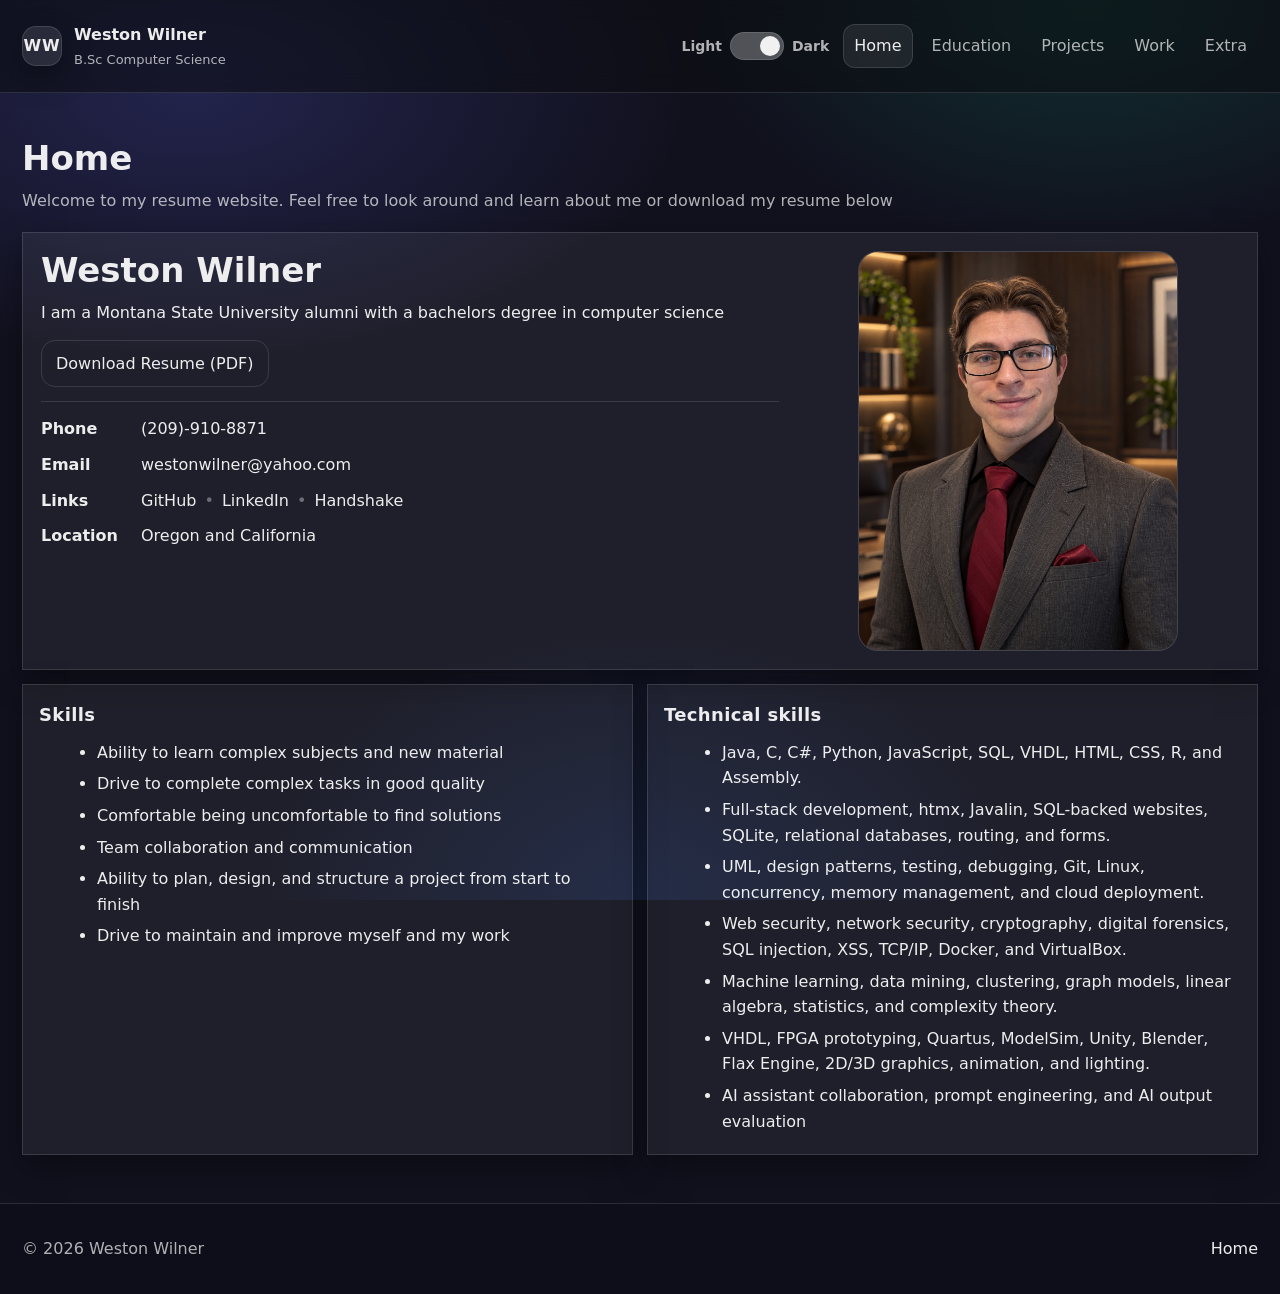
<file: index.html>
<!doctype html>
<html lang="en">
<head>
    <meta charset="utf-8" />
    <meta name="viewport" content="width=device-width,initial-scale=1" />
    <title>Weston Wilner</title>
    <meta name="description" content="About me" />
    <link rel="stylesheet" href="style.css" />
</head>
<body>

<header class="site-header">
    <div class="container header-inner">
        <div class="brand">
            <a class="brand-link" href="index.html" aria-label="Home">
                <span class="brand-mark" aria-hidden="true">WW</span>
                <span class="brand-text">
            <span class="brand-name">Weston Wilner</span>
            <span class="brand-tag">B.Sc Computer Science</span>
          </span>
            </a>
        </div>
        <div class="theme-toggle-wrap">
            <span class="theme-label">Light</span>

            <label class="theme-switch" aria-label="Toggle dark and light theme">
                <input type="checkbox" id="theme-toggle">
                <span class="theme-slider"></span>
            </label>

            <span class="theme-label">Dark</span>
        </div>

        <nav class="nav" aria-label="Primary">
            <a class="nav-link active" href="index.html">Home</a>
            <a class="nav-link" href="education.html">Education</a>
            <a class="nav-link" href="projects.html">Projects</a>
            <a class="nav-link" href="work.html">Work</a>
            <a class="nav-link" href="extra.html">Extra</a>
        </nav>
    </div>
</header>

<main id="main" class="container">
    <section class="page-head">
        <h1>Home</h1>
        <p class="muted">Welcome to my resume website. Feel free to look around and learn about me or download my resume below</p>
    </section>
    <section class="hero card">
        <div class="hero-grid">
            <div class="hero-text">
                <h1> Weston Wilner </h1>
                <p class="lead">

                </p>
                <p class="me">
                    I am a Montana State University alumni with a bachelors degree in computer science
                </p>

                <div class="cta-row">
                    <a class="btn secondary" href="https://github.com/W3ston/W3ston.github.io/blob/main/assets/Weston%20Wilner%20Resume.pdf">Download Resume (PDF)</a>
                </div>

                <dl class="meta">
                    <div>
                        <dt>Phone</dt>
                        <dd>(209)-910-8871</dd>
                    </div>
                    <div>
                        <dt>Email</dt>
                        <dd>westonwilner@yahoo.com</dd>
                    </div>
                    <div>
                        <dt>Links</dt>
                        <dd class="link-row">
                            <a href="https://github.com/W3ston">GitHub</a>
                            <span class="dot" aria-hidden="true">•</span>
                            <a href="https://www.linkedin.com/in/weston-wilner-a550393a6/">LinkedIn</a>
                            <span class="dot" aria-hidden="true">•</span>
                            <a href="https://montana.joinhandshake.com/profiles/bx3xuq">Handshake</a>

                        </dd>
                    </div>
                    <div>
                        <dt>Location</dt>
                        <dd>Oregon and California</dd>
                    </div>
                </dl>
            </div>

            <div class="hero-media">
                <figure class="profile">
                    <img
                            src="assets/profile.jpg"
                            alt="Portrait"
                            class="profile-img"
                            onerror="this.style.display='none'; document.getElementById('imgFallback').style.display='grid';"
                    >
                    <div id="imgFallback" class="profile-fallback" style="display:none" aria-hidden="true">
                        <span>Place image at</span>
                        <code>assets/profile.jpg</code>
                    </div>
                </figure>
            </div>
        </div>
    </section>

    <section class="grid-2">
        <article class="card">
            <h2>Skills</h2>
            <ul class="bullets">
                <li>Ability to learn complex subjects and new material</li>
                <li>Drive to complete complex tasks in good quality</li>
                <li>Comfortable being uncomfortable to find solutions</li>
                <li>Team collaboration and communication</li>
                <li>Ability to plan, design, and structure a project from start to finish</li>
                <li>Drive to maintain and improve myself and my work</li>
            </ul>
        </article>

        <article class="card">
            <h2>Technical skills</h2>
            <ul class="bullets">
                <li>Java, C, C#, Python, JavaScript, SQL, VHDL, HTML, CSS, R, and Assembly.</li>
                <li>Full-stack development, htmx, Javalin, SQL-backed websites, SQLite,
                    relational databases, routing, and forms.</li>
                <li>UML, design patterns, testing, debugging, Git, Linux, concurrency,
                    memory management, and cloud deployment.</li>
                <li>Web security, network security, cryptography, digital forensics,
                    SQL injection, XSS, TCP/IP, Docker, and VirtualBox.</li>
                <li>Machine learning, data mining, clustering,
                    graph models, linear algebra, statistics, and complexity theory.</li>
                <li>VHDL, FPGA prototyping, Quartus, ModelSim, Unity, Blender,
                    Flax Engine, 2D/3D graphics, animation, and lighting.</li>
		<li>AI assistant collaboration, prompt engineering, and AI output evaluation</li>
            </ul>
        </article>
    </section>
</main>

<footer class="site-footer">
    <div class="container footer-inner">
        <p class="muted">© <span id="year"></span> Weston Wilner</p>
        <p class="muted"><a href="index.html">Home</a></p>
    </div>
</footer>

<script>
    const year = document.getElementById("year");
    const themeToggle = document.getElementById("theme-toggle");

    if (year) {
        year.textContent = new Date().getFullYear();
    }

    function applyTheme(theme) {
        if (theme === "light") {
            document.body.classList.add("light-theme");
            themeToggle.checked = false;
        } else {
            document.body.classList.remove("light-theme");
            themeToggle.checked = true;
        }

        localStorage.setItem("theme", theme);
    }

    const savedTheme = localStorage.getItem("theme");

    if (savedTheme) {
        applyTheme(savedTheme);
    } else {
        applyTheme("dark");
    }

    themeToggle.addEventListener("change", function () {
        if (themeToggle.checked) {
            applyTheme("dark");
        } else {
            applyTheme("light");
        }
    });
</script>
</body>
</html>
</file>
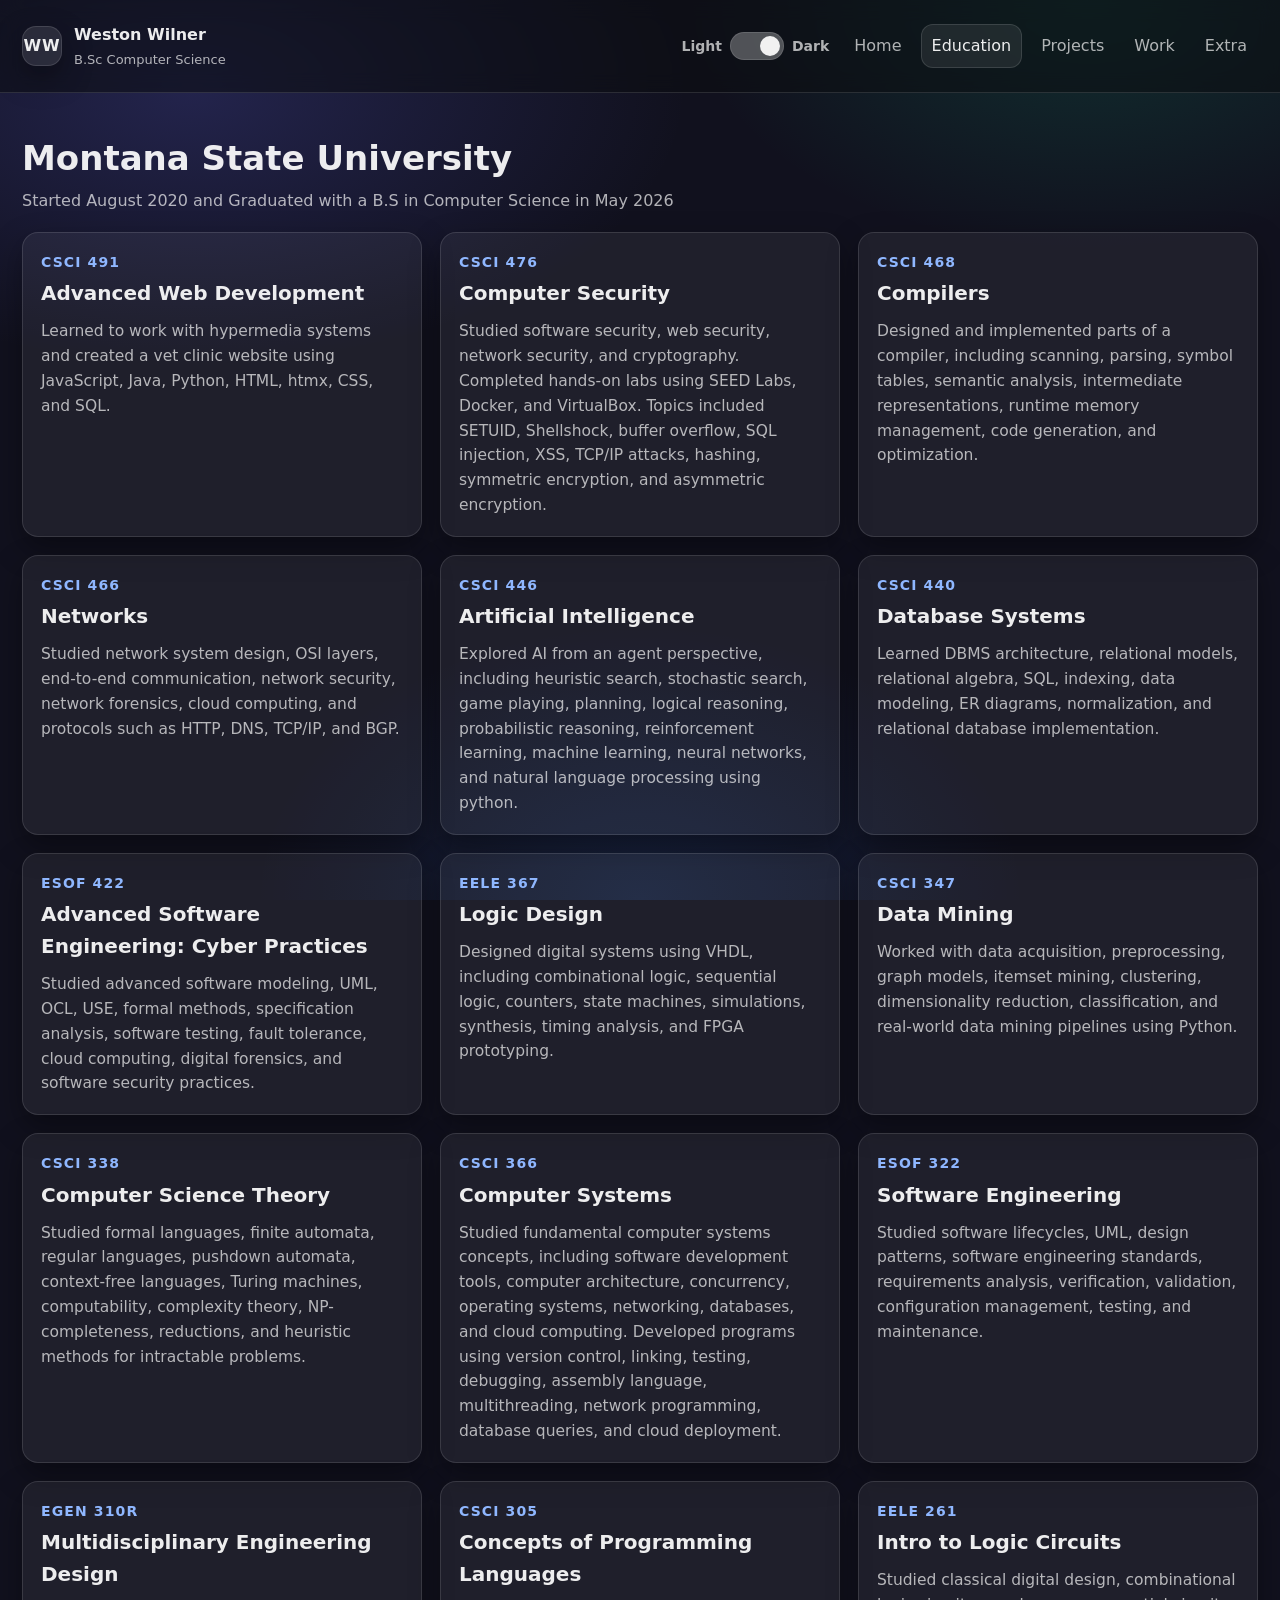
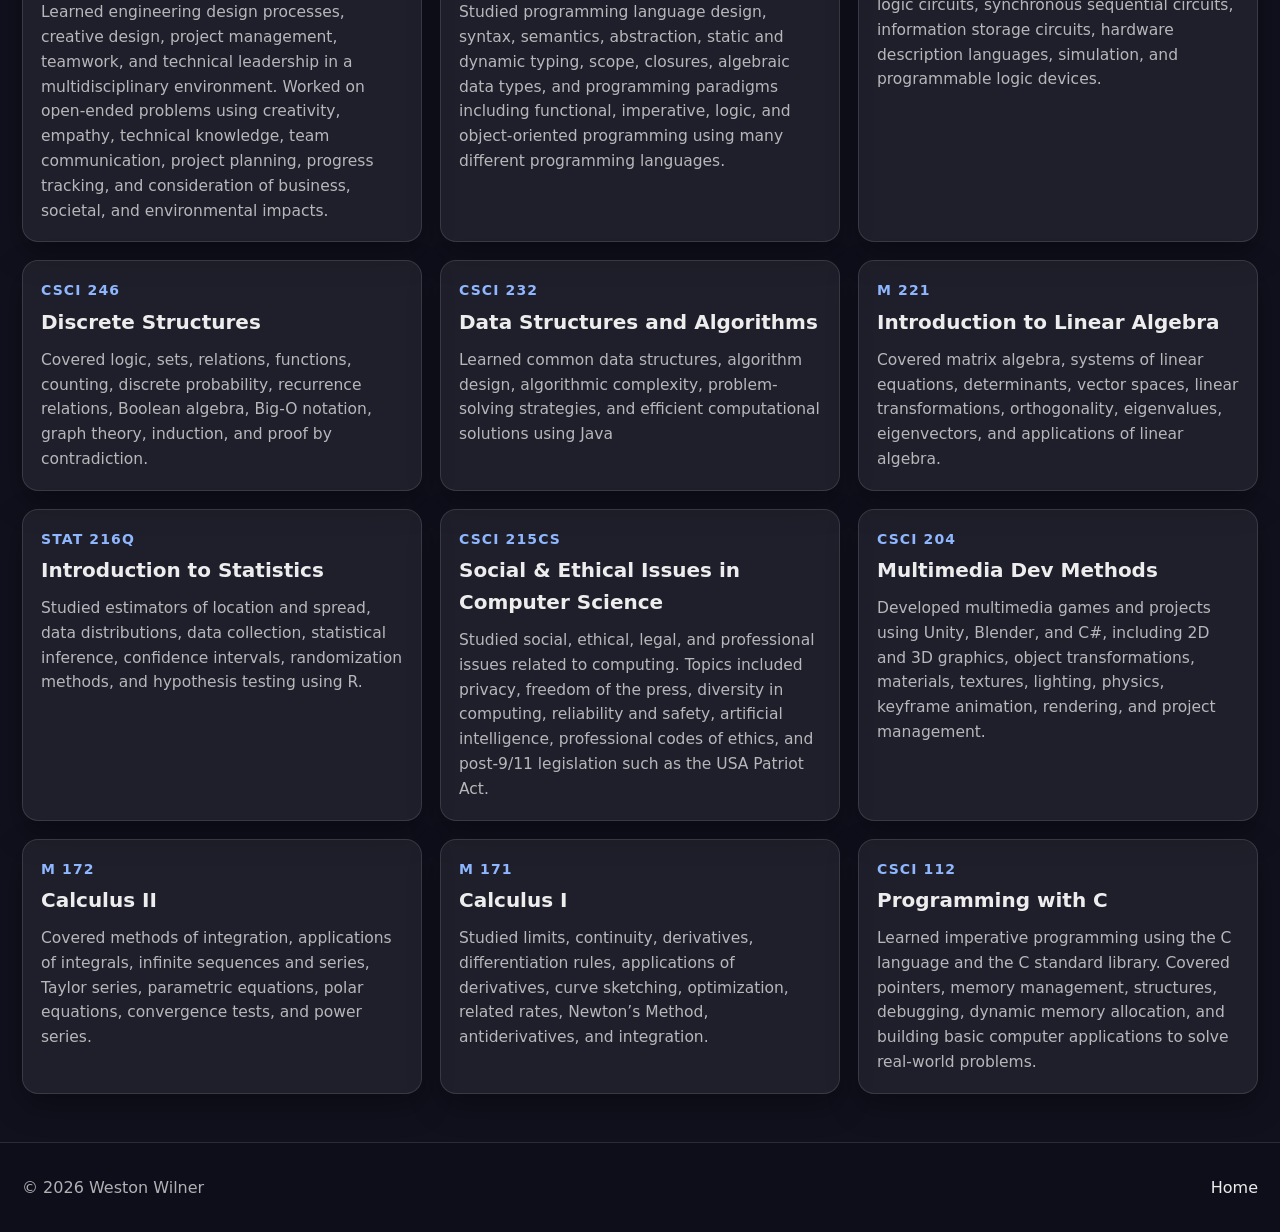
<file: education.html>
<!doctype html>
<html lang="en">
<head>
    <meta charset="utf-8" />
    <meta name="viewport" content="width=device-width,initial-scale=1" />
    <title>Weston Wilner</title>
    <meta name="description" content="Education" />
    <link rel="stylesheet" href="style.css" />
</head>
<body>

<header class="site-header">
    <div class="container header-inner">
        <div class="brand">
            <a class="brand-link" href="index.html" aria-label="Home">
                <span class="brand-mark" aria-hidden="true">WW</span>
                <span class="brand-text">
            <span class="brand-name">Weston Wilner</span>
            <span class="brand-tag">B.Sc Computer Science</span>
          </span>
            </a>
        </div>
        <div class="theme-toggle-wrap">
            <span class="theme-label">Light</span>
            <label class="theme-switch" aria-label="Toggle dark and light theme">
                <input type="checkbox" id="theme-toggle">
                <span class="theme-slider"></span>
            </label>
            <span class="theme-label">Dark</span>
        </div>
        <nav class="nav" aria-label="Primary">
            <a class="nav-link" href="index.html">Home</a>
            <a class="nav-link active" href="education.html">Education</a>
            <a class="nav-link" href="projects.html">Projects</a>
            <a class="nav-link" href="work.html">Work</a>
            <a class="nav-link" href="extra.html">Extra</a>
        </nav>
    </div>
</header>

<main id="main" class="container">
    <section class="page-head">
        <h1>Montana State University</h1>
        <p class="muted">Started August 2020 and Graduated with a B.S in Computer Science in May 2026</p>
    </section>

    <section class="course-grid">

        <article class="course-card">
            <h2>CSCI 491</h2>
            <h3>Advanced Web Development</h3>
            <p>
                Learned to work with hypermedia systems and created a vet clinic website using
                JavaScript, Java, Python, HTML, htmx, CSS, and SQL.
            </p>
        </article>

        <article class="course-card">
            <h2>CSCI 476</h2>
            <h3>Computer Security</h3>
            <p>
                Studied software security, web security, network security, and cryptography.
                Completed hands-on labs using SEED Labs, Docker, and VirtualBox.
                Topics included SETUID, Shellshock, buffer overflow, SQL injection,
                XSS, TCP/IP attacks, hashing, symmetric encryption, and asymmetric encryption.
            </p>
        </article>

        <article class="course-card">
            <h2>CSCI 468</h2>
            <h3>Compilers</h3>
            <p>
                Designed and implemented parts of a compiler, including scanning,
                parsing, symbol tables, semantic analysis, intermediate representations,
                runtime memory management, code generation, and optimization.
            </p>
        </article>

        <article class="course-card">
            <h2>CSCI 466</h2>
            <h3>Networks</h3>
            <p>
                Studied network system design, OSI layers, end-to-end communication,
                network security, network forensics, cloud computing, and protocols
                such as HTTP, DNS, TCP/IP, and BGP.
            </p>
        </article>

        <article class="course-card">
            <h2>CSCI 446</h2>
            <h3>Artificial Intelligence</h3>
            <p>
                Explored AI from an agent perspective, including heuristic search,
                stochastic search, game playing, planning, logical reasoning,
                probabilistic reasoning, reinforcement learning, machine learning,
                neural networks, and natural language processing using python.
            </p>
        </article>

        <article class="course-card">
            <h2>CSCI 440</h2>
            <h3>Database Systems</h3>
            <p>
                Learned DBMS architecture, relational models, relational algebra,
                SQL, indexing, data modeling, ER diagrams, normalization, and
                relational database implementation.
            </p>
        </article>

        <article class="course-card">
            <h2>ESOF 422</h2>
            <h3>Advanced Software Engineering: Cyber Practices</h3>
            <p>
                Studied advanced software modeling, UML, OCL, USE, formal methods,
                specification analysis, software testing, fault tolerance, cloud computing,
                digital forensics, and software security practices.
            </p>
        </article>

        <article class="course-card">
            <h2>EELE 367</h2>
            <h3>Logic Design</h3>
            <p>
                Designed digital systems using VHDL, including combinational logic,
                sequential logic, counters, state machines, simulations, synthesis,
                timing analysis, and FPGA prototyping.
            </p>
        </article>

        <article class="course-card">
            <h2>CSCI 347</h2>
            <h3>Data Mining</h3>
            <p>
                Worked with data acquisition, preprocessing, graph models, itemset mining,
                clustering, dimensionality reduction, classification, and real-world
                data mining pipelines using Python.
            </p>
        </article>

        <article class="course-card">
            <h2>CSCI 338</h2>
            <h3>Computer Science Theory</h3>
            <p>
                Studied formal languages, finite automata, regular languages,
                pushdown automata, context-free languages, Turing machines,
                computability, complexity theory, NP-completeness, reductions,
                and heuristic methods for intractable problems.
            </p>
        </article>

        <article class="course-card">
            <h2>CSCI 366</h2>
            <h3>Computer Systems</h3>
            <p>
                Studied fundamental computer systems concepts, including software development tools,
                computer architecture, concurrency, operating systems, networking, databases,
                and cloud computing. Developed programs using version control, linking,
                testing, debugging, assembly language, multithreading, network programming,
                database queries, and cloud deployment.
            </p>
        </article>

        <article class="course-card">
            <h2>ESOF 322</h2>
            <h3>Software Engineering</h3>
            <p>
                Studied software lifecycles, UML, design patterns, software engineering
                standards, requirements analysis, verification, validation, configuration
                management, testing, and maintenance.
            </p>
        </article>

        <article class="course-card">
            <h2>EGEN 310R</h2>
            <h3>Multidisciplinary Engineering Design</h3>
            <p>
                Learned engineering design processes, creative design, project management,
                teamwork, and technical leadership in a multidisciplinary environment.
                Worked on open-ended problems using creativity, empathy, technical knowledge,
                team communication, project planning, progress tracking, and consideration of
                business, societal, and environmental impacts.
            </p>
        </article>

        <article class="course-card">
            <h2>CSCI 305</h2>
            <h3>Concepts of Programming Languages</h3>
            <p>
                Studied programming language design, syntax, semantics, abstraction,
                static and dynamic typing, scope, closures, algebraic data types,
                and programming paradigms including functional, imperative, logic,
                and object-oriented programming using many different programming languages.
            </p>
        </article>

        <article class="course-card">
            <h2>EELE 261</h2>
            <h3>Intro to Logic Circuits</h3>
            <p>
                Studied classical digital design, combinational logic circuits,
                synchronous sequential circuits, information storage circuits,
                hardware description languages, simulation, and programmable logic devices.
            </p>
        </article>

        <article class="course-card">
            <h2>CSCI 246</h2>
            <h3>Discrete Structures</h3>
            <p>
                Covered logic, sets, relations, functions, counting, discrete probability,
                recurrence relations, Boolean algebra, Big-O notation, graph theory,
                induction, and proof by contradiction.
            </p>
        </article>

        <article class="course-card">
            <h2>CSCI 232</h2>
            <h3>Data Structures and Algorithms</h3>
            <p>
                Learned common data structures, algorithm design, algorithmic complexity,
                problem-solving strategies, and efficient computational solutions using Java
            </p>
        </article>

        <article class="course-card">
            <h2>M 221</h2>
            <h3>Introduction to Linear Algebra</h3>
            <p>
                Covered matrix algebra, systems of linear equations, determinants,
                vector spaces, linear transformations, orthogonality, eigenvalues,
                eigenvectors, and applications of linear algebra.
            </p>
        </article>

        <article class="course-card">
            <h2>STAT 216Q</h2>
            <h3>Introduction to Statistics</h3>
            <p>
                Studied estimators of location and spread, data distributions,
                data collection, statistical inference, confidence intervals,
                randomization methods, and hypothesis testing using R.
            </p>
        </article>

        <article class="course-card">
            <h2>CSCI 215CS</h2>
            <h3>Social & Ethical Issues in Computer Science</h3>
            <p>
                Studied social, ethical, legal, and professional issues related to computing.
                Topics included privacy, freedom of the press, diversity in computing,
                reliability and safety, artificial intelligence, professional codes of ethics,
                and post-9/11 legislation such as the USA Patriot Act.
            </p>
        </article>

        <article class="course-card">
            <h2>CSCI 204</h2>
            <h3>Multimedia Dev Methods</h3>
            <p>
                Developed multimedia games and projects using Unity, Blender, and C#, including
                2D and 3D graphics, object transformations, materials, textures,
                lighting, physics, keyframe animation, rendering, and project management.
            </p>
        </article>

        <article class="course-card">
            <h2>M 172</h2>
            <h3>Calculus II</h3>
            <p>
                Covered methods of integration, applications of integrals,
                infinite sequences and series, Taylor series, parametric equations,
                polar equations, convergence tests, and power series.
            </p>
        </article>

        <article class="course-card">
            <h2>M 171</h2>
            <h3>Calculus I</h3>
            <p>
                Studied limits, continuity, derivatives, differentiation rules,
                applications of derivatives, curve sketching, optimization,
                related rates, Newton’s Method, antiderivatives, and integration.
            </p>
        </article>

        <article class="course-card">
            <h2>CSCI 112</h2>
            <h3>Programming with C</h3>
            <p>
                Learned imperative programming using the C language and the C standard library.
                Covered pointers, memory management, structures, debugging, dynamic memory allocation,
                and building basic computer applications to solve real-world problems.
            </p>
        </article>

    </section>
</main>

<footer class="site-footer">
    <div class="container footer-inner">
        <p class="muted">© <span id="year"></span> Weston Wilner</p>
        <p class="muted"><a href="index.html">Home</a></p>
    </div>
</footer>

<script>
    const year = document.getElementById("year");
    const themeToggle = document.getElementById("theme-toggle");

    if (year) {
        year.textContent = new Date().getFullYear();
    }

    function applyTheme(theme) {
        if (theme === "light") {
            document.body.classList.add("light-theme");
            themeToggle.checked = false;
        } else {
            document.body.classList.remove("light-theme");
            themeToggle.checked = true;
        }

        localStorage.setItem("theme", theme);
    }

    const savedTheme = localStorage.getItem("theme");

    if (savedTheme) {
        applyTheme(savedTheme);
    } else {
        applyTheme("dark");
    }

    themeToggle.addEventListener("change", function () {
        if (themeToggle.checked) {
            applyTheme("dark");
        } else {
            applyTheme("light");
        }
    });
</script>
</body>
</html>
</file>
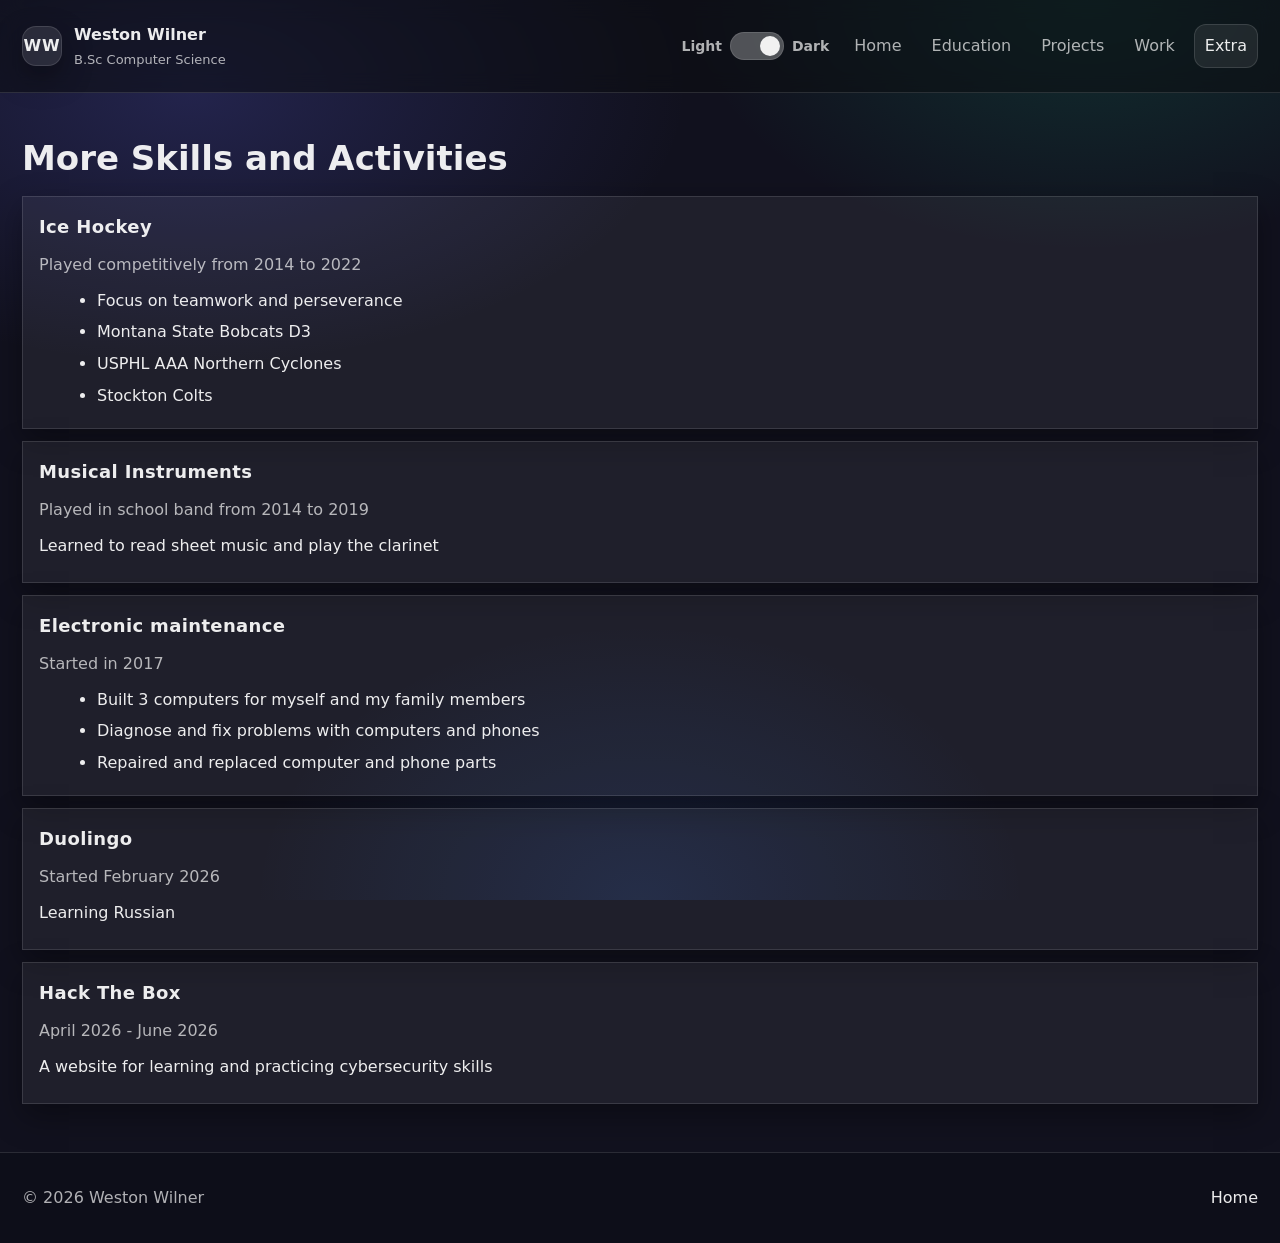
<file: extra.html>
<!doctype html>
<html lang="en">
<head>
    <meta charset="utf-8" />
    <meta name="viewport" content="width=device-width,initial-scale=1" />
    <title>Weston Wilner</title>
    <meta name="description" content="Extra" />
    <link rel="stylesheet" href="style.css" />
</head>
<body>

<header class="site-header">
    <div class="container header-inner">
        <div class="brand">
            <a class="brand-link" href="index.html" aria-label="Home">
                <span class="brand-mark" aria-hidden="true">WW</span>
                <span class="brand-text">
            <span class="brand-name">Weston Wilner</span>
            <span class="brand-tag">B.Sc Computer Science</span>
          </span>
            </a>
        </div>
        <div class="theme-toggle-wrap">
            <span class="theme-label">Light</span>

            <label class="theme-switch" aria-label="Toggle dark and light theme">
                <input type="checkbox" id="theme-toggle">
                <span class="theme-slider"></span>
            </label>

            <span class="theme-label">Dark</span>
        </div>
        <nav class="nav" aria-label="Primary">
            <a class="nav-link" href="index.html">Home</a>
            <a class="nav-link" href="education.html">Education</a>
            <a class="nav-link" href="projects.html">Projects</a>
            <a class="nav-link" href="work.html">Work</a>
            <a class="nav-link active" href="extra.html">Extra</a>
        </nav>

    </div>
</header>

<main id="main" class="container">
    <section class="page-head">
        <h1>More Skills and Activities </h1>
    </section>

    <section class="stack">

        <article class="card">
            <h2 class="card-title">Ice Hockey</h2>
            <p class="muted">Played competitively from 2014 to 2022</p>
            <ul class="bullets">
                <li>Focus on teamwork and perseverance</li>
                <li>Montana State Bobcats D3</li>
                <li>USPHL AAA Northern Cyclones</li>
                <li>Stockton Colts</li>
            </ul>
        </article>

        <article class="card">
            <h2 class="card-title">Musical Instruments</h2>
            <p class="muted">Played in school band from 2014 to 2019</p>
            <p>Learned to read sheet music and play the clarinet</p>
        </article>

        <article class="card">
            <h2 class="card-title"> Electronic maintenance </h2>
            <p class="muted">Started in 2017</p>
            <ul class="bullets">
                <li>Built 3 computers for myself and my family members</li>
                <li>Diagnose and fix problems with computers and phones</li>
                <li>Repaired and replaced computer and phone parts</li>
            </ul>
        </article>

        <article class="card">
            <h2 class="card-title">Duolingo</h2>
            <p class="muted">Started February 2026</p>
            <p>Learning Russian</p>
        </article>

        <article class="card">
            <h2 class="card-title">Hack The Box</h2>
            <p class="muted">April 2026 - June 2026</p>
            <p>A website for learning and practicing cybersecurity skills </p>
        </article>

    </section>
</main>

<footer class="site-footer">
    <div class="container footer-inner">
        <p class="muted">© <span id="year"></span> Weston Wilner</p>
        <p class="muted"><a href="index.html">Home</a></p>
    </div>
</footer>

<script>
    const year = document.getElementById("year");
    const themeToggle = document.getElementById("theme-toggle");

    if (year) {
        year.textContent = new Date().getFullYear();
    }

    function applyTheme(theme) {
        if (theme === "light") {
            document.body.classList.add("light-theme");
            themeToggle.checked = false;
        } else {
            document.body.classList.remove("light-theme");
            themeToggle.checked = true;
        }

        localStorage.setItem("theme", theme);
    }

    const savedTheme = localStorage.getItem("theme");

    if (savedTheme) {
        applyTheme(savedTheme);
    } else {
        applyTheme("dark");
    }

    themeToggle.addEventListener("change", function () {
        if (themeToggle.checked) {
            applyTheme("dark");
        } else {
            applyTheme("light");
        }
    });
</script>
</body>
</html>
</file>
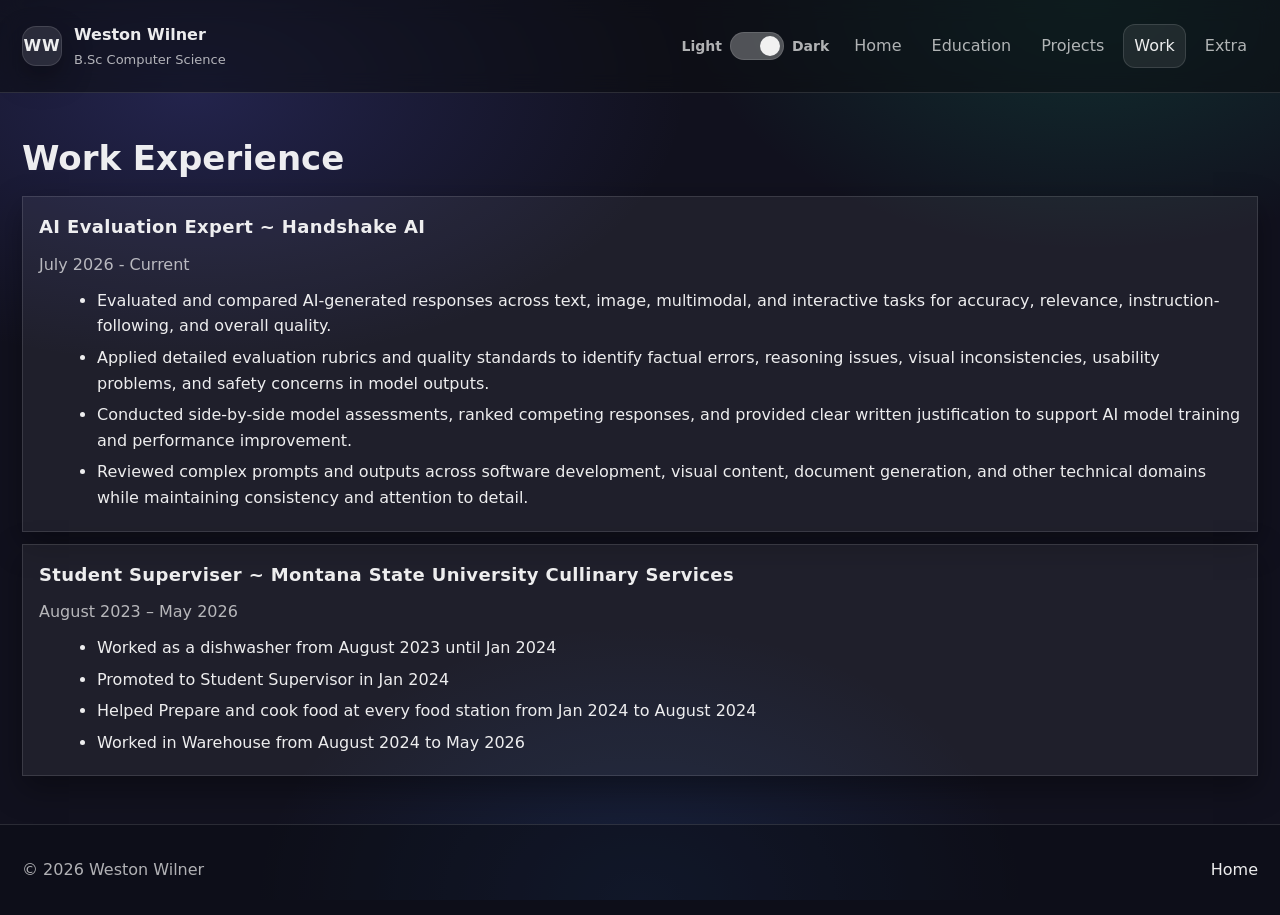
<file: work.html>
<!doctype html>
<html lang="en">
<head>
    <meta charset="utf-8" />
    <meta name="viewport" content="width=device-width,initial-scale=1" />
    <title>Weston Wilner</title>
    <meta name="description" content="Work experience" />
    <link rel="stylesheet" href="style.css" />
</head>
<body>

<header class="site-header">
    <div class="container header-inner">
        <div class="brand">
            <a class="brand-link" href="index.html" aria-label="Home">
                <span class="brand-mark" aria-hidden="true">WW</span>
                <span class="brand-text">
            <span class="brand-name">Weston Wilner</span>
            <span class="brand-tag">B.Sc Computer Science</span>
          </span>
            </a>
        </div>
        <div class="theme-toggle-wrap">
            <span class="theme-label">Light</span>

            <label class="theme-switch" aria-label="Toggle dark and light theme">
                <input type="checkbox" id="theme-toggle">
                <span class="theme-slider"></span>
            </label>

            <span class="theme-label">Dark</span>
        </div>
        <nav class="nav" aria-label="Primary">
            <a class="nav-link" href="index.html">Home</a>
            <a class="nav-link" href="education.html">Education</a>
            <a class="nav-link" href="projects.html">Projects</a>
            <a class="nav-link active" href="work.html">Work</a>
            <a class="nav-link" href="extra.html">Extra</a>
        </nav>

    </div>
</header>

<main id="main" class="container">
    <section class="page-head">
        <h1>Work Experience</h1>
        <p class="muted"></p>
    </section>

    <section class="stack">

	<article class="card">
            <h2 class="card-title">AI Evaluation Expert ~ Handshake AI</h2>
            <p class="muted">July 2026 - Current</p>
            <ul class="bullets">
                <li>Evaluated and compared AI-generated responses across text, image, multimodal, and interactive tasks for accuracy, relevance, instruction-following, and overall quality. </li>
                <li>Applied detailed evaluation rubrics and quality standards to identify factual errors, reasoning issues, visual inconsistencies, usability problems, and safety concerns in model outputs. </li>
                <li>Conducted side-by-side model assessments, ranked competing responses, and provided clear written justification to support AI model training and performance improvement.</li>
                <li>Reviewed complex prompts and outputs across software development, visual content, document generation, and other technical domains while maintaining consistency and attention to detail. </li>

            </ul>
        </article>

        <article class="card">
            <h2 class="card-title">Student Superviser ~ Montana State University Cullinary Services</h2>
            <p class="muted">August 2023 – May 2026</p>
            <ul class="bullets">
                <li>Worked as a dishwasher from August 2023 until Jan 2024</li>
                <li>Promoted to Student Supervisor in Jan 2024</li>
                <li>Helped Prepare and cook food at every food station from Jan 2024 to August 2024</li>
                <li>Worked in Warehouse from August 2024 to May 2026</li>

            </ul>
        </article>

    </section>
</main>

<footer class="site-footer">
    <div class="container footer-inner">
        <p class="muted">© <span id="year"></span> Weston Wilner</p>
        <p class="muted"><a href="index.html">Home</a></p>
    </div>
</footer>

<script>
    const year = document.getElementById("year");
    const themeToggle = document.getElementById("theme-toggle");

    if (year) {
        year.textContent = new Date().getFullYear();
    }

    function applyTheme(theme) {
        if (theme === "light") {
            document.body.classList.add("light-theme");
            themeToggle.checked = false;
        } else {
            document.body.classList.remove("light-theme");
            themeToggle.checked = true;
        }

        localStorage.setItem("theme", theme);
    }

    const savedTheme = localStorage.getItem("theme");

    if (savedTheme) {
        applyTheme(savedTheme);
    } else {
        applyTheme("dark");
    }

    themeToggle.addEventListener("change", function () {
        if (themeToggle.checked) {
            applyTheme("dark");
        } else {
            applyTheme("light");
        }
    });
</script>
</body>
</html>
</file>
<file: style.css>
:root {
    color-scheme: dark;

    --bg: #11111E;
    --card: rgba(255,255,255,.06);
    --card2: rgba(255,255,255,.08);
    --border: rgba(255,255,255,.12);
    --text: rgba(255,255,255,.92);
    --muted: rgba(255,255,255,.68);
    --link: rgba(255,255,255,.92);
    --shadow: 0 12px 30px rgba(0,0,0,.35);

    --header-bg: rgba(11,13,18,.55);
    --footer-bg: rgba(11,13,18,.45);
    --button-bg: rgba(255,255,255,.10);
    --button-hover: rgba(255,255,255,.14);
}

*{ box-sizing:border-box; }
html,body{ height:100%; }
body{
    margin:0;
    font: 16px/1.6 system-ui, -apple-system, Segoe UI, Roboto, Arial;
    color: var(--text);
    background:
            radial-gradient(900px 500px at 15% 10%, rgba(99,102,241,.22), transparent 55%),
            radial-gradient(800px 500px at 85% 0%, rgba(16,185,129,.18), transparent 50%),
            radial-gradient(700px 500px at 50% 100%, rgba(59,130,246,.14), transparent 55%),
            var(--bg);
        background-attachment: fixed;
}

a{ color: var(--link); text-decoration: none; }
a:hover{ text-decoration: underline; }

.container{
    max-width: var(--max);
    margin: 0 auto;
    padding: 22px;
}

.skip-link{
    position:absolute;
    left:-9999px;
    top:auto;
    width:1px;
    height:1px;
    overflow:hidden;
}
.skip-link:focus{
    left: 18px;
    top: 12px;
    width:auto;
    height:auto;
    padding:10px 12px;
    background: rgba(255,255,255,.12);
    border: 1px solid var(--border);
    border-radius: 12px;
    text-decoration:none;
    z-index: 999;
}

.site-header{
    position: sticky;
    top: 0;
    z-index: 50;
    backdrop-filter: blur(10px);
    background: rgba(11,13,18,.55);
    border-bottom: 1px solid var(--border);
}

.header-inner{
    display:flex;
    align-items:center;
    justify-content: space-between;
    gap: 14px;

}

.brand-link{
    display:flex;
    align-items:center;
    gap: 12px;
    text-decoration:none;
}
.brand-mark{
    display:grid;
    place-items:center;
    width: 40px;
    height: 40px;
    border-radius: 14px;
    background: rgba(255,255,255,.10);
    border: 1px solid var(--border);
    box-shadow: var(--shadow);
    font-weight: 700;
    letter-spacing: .06em;
}
.brand-text{ display:flex; flex-direction:column; gap: 2px; }
.brand-name{ font-weight: 700; }
.brand-tag{ font-size: 13px; color: var(--muted); }

.nav{
    display:flex;
    flex-wrap: wrap;
    gap: 8px;
    justify-content:flex-end;
}
.nav-link{
    padding: 8px 10px;
    border-radius: 12px;
    border: 1px solid transparent;
    color: var(--muted);
    text-decoration:none;
    white-space: nowrap;
}
.nav-link:hover{
    background: rgba(255,255,255,.06);
    color: var(--text);
    text-decoration:none;
}
.nav-link.active{
    background: rgba(255,255,255,.08);
    border-color: var(--border);
    color: var(--text);
}

.card{
    background: var(--card);
    border: 1px solid var(--border);
    border-radius: var(--radius);
    box-shadow: var(--shadow);
}

.hero{
    margin-top: 18px;
    padding: 18px;
}

.hero-grid{
    display:grid;
    grid-template-columns: 1.25fr .75fr;
    gap: 18px;
    align-items: start;
}
@media (max-width: 860px){
    .header-inner{ flex-direction: column; align-items:flex-start; }
    .nav{ justify-content:flex-start; }
    .hero-grid{ grid-template-columns: 1fr; }
}

h1{ margin: 0 0 10px; font-size: 34px; line-height: 1.15; }
h2{ margin: 0 0 10px; font-size: 18px; letter-spacing: .02em; }
h3{ margin: 0 0 6px; font-size: 16px; }
p{ margin: 10px 0; }

.lead{ font-size: 17px; color: rgba(255,255,255,.86); }
.muted{ color: var(--muted); }

.pill-row{
    display:flex;
    flex-wrap: wrap;
    gap: 8px;
    margin: 12px 0 6px;
}
.pill{
    padding: 6px 10px;
    border-radius: 999px;
    background: rgba(255,255,255,.06);
    border: 1px solid var(--border);
    font-size: 13px;
    color: rgba(255,255,255,.78);
}

.cta-row{
    display:flex;
    flex-wrap: wrap;
    gap: 10px;
    margin: 14px 0 6px;
}

.btn{
    display:inline-flex;
    align-items:center;
    justify-content:center;
    gap: 8px;
    padding: 10px 14px;
    border-radius: 14px;
    border: 1px solid var(--border);
    background: rgba(255,255,255,.10);
    text-decoration:none;
    color: var(--text);
}
.btn:hover{
    background: rgba(255,255,255,.14);
    text-decoration:none;
}
.btn.secondary{
    background: transparent;
}
.btn.tiny{
    padding: 7px 10px;
    border-radius: 12px;
    font-size: 13px;
}

.meta{
    display:grid;
    gap: 10px;
    margin-top: 14px;
    padding-top: 14px;
    border-top: 1px solid var(--border);
}
.meta > div{
    display:grid;
    grid-template-columns: 90px 1fr;
    gap: 10px;
}
dt{
    font-weight: 600;
    color: rgba(255,255,255,.82);
}
dd{
    margin:0;
    color: rgba(255,255,255,.78);
}
.link-row{
    display:flex;
    flex-wrap: wrap;
    gap: 8px;
    align-items:center;
}
.dot{ color: rgba(255,255,255,.35); }

.profile{
    margin:0;
    display:grid;
    gap: 10px;
    justify-items: center;
}
.profile-img{
    width: min(320px, 100%);
    aspect-ratio: 4 / 5;
    object-fit: cover;
    border-radius: 20px;
    border: 1px solid var(--border);
    background: rgba(255,255,255,.05);
}
.profile-fallback{
    width: min(320px, 100%);
    aspect-ratio: 4 / 5;
    border-radius: 20px;
    border: 1px dashed rgba(255,255,255,.28);
    background: rgba(255,255,255,.04);
    display:grid;
    place-items:center;
    text-align:center;
    padding: 14px;
    color: rgba(255,255,255,.75);
}
.profile-fallback code{
    display:inline-block;
    margin-top: 6px;
    padding: 6px 10px;
    border-radius: 10px;
    background: rgba(0,0,0,.25);
    border: 1px solid rgba(255,255,255,.14);
}

.grid-2{
    display:grid;
    grid-template-columns: 1fr 1fr;
    gap: 14px;
    margin-top: 14px;
}
@media (max-width: 860px){
    .grid-2{ grid-template-columns: 1fr; }
}

.grid-2 .card,
.stack .card{
    padding: 16px 16px 14px;
}

.bullets{ margin: 10px 0 0 18px; }
.bullets li{ margin: 6px 0; color: rgba(255,255,255,.80); }

.page-head{
    margin-top: 18px;
    margin-bottom: 12px;
}
.stack{
    display:grid;
    gap: 12px;
    margin-top: 12px;
}
/* Projects card layout: content left, image far right */
.project-grid{
    display: grid;
    grid-template-columns: 1fr 140px; /* right column width */
    gap: 16px;
    align-items: start; /* keeps image aligned with bullets area */
}

.project-media{
    display: flex;
    justify-content: flex-end;
    align-items: flex-start; /* aligns top of image with content */
    padding-top: 44px; /* pushes image down so it lines up closer to bullets */
}

.project-image{
    width: 120px;
    height: 120px;
    border-radius: 14px;
    object-fit: cover;
    border: 1px solid var(--border);
    background: rgba(255,255,255,.06);
}

/* Responsive: move image under content on small screens */
@media (max-width: 720px){
    .project-grid{
        grid-template-columns: 1fr;
    }
    .project-media{
        padding-top: 0;
        justify-content: flex-start;
    }
    .project-image{
        width: min(160px, 100%);
        height: auto;
        aspect-ratio: 1 / 1;
    }
}

.card-top{
    display:flex;
    align-items:flex-start;
    justify-content: space-between;
    gap: 12px;
}
.card-title{ margin:0; }
.card-actions{
    display:flex;
    gap: 8px;
    flex-wrap: wrap;
}

.card-title-row{
    display: flex;
    align-items: center;
    gap: 10px;
    min-width: 0; /* prevents overflow */
}

.project-icon{
    width: 56px;
    height: 56px;
    border-radius: 8px;
    object-fit: cover;
    border: 1px solid var(--border);
    background: rgba(255,255,255,.06);
    flex: 0 0 auto;
}

/* Optional: slightly smaller on very small screens */
@media (max-width: 420px){
    .project-icon{
        width: 48px;
        height: 48px;
        border-radius: 7px;
    }
}
.quick-links{
    display:grid;
    grid-template-columns: repeat(3, 1fr);
    gap: 12px;
    margin-top: 10px;
}
@media (max-width: 900px){
    .quick-links{ grid-template-columns: 1fr; }
}
.quick-card{
    display:block;
    padding: 14px 14px 12px;
    border-radius: 16px;
    background: var(--card2);
    border: 1px solid var(--border);
    text-decoration:none;
}
.quick-card:hover{
    background: rgba(255,255,255,.10);
    text-decoration:none;
}

.site-footer{
    margin-top: 26px;
    border-top: 1px solid var(--border);
    background: rgba(11,13,18,.45);
}
.footer-inner{
    display:flex;
    justify-content: space-between;
    gap: 10px;
    flex-wrap: wrap;
}
/* Light theme variables */
body.light-theme {
    --bg: #f6f3ee;
    --card: rgba(0,0,0,.045);
    --card2: rgba(0,0,0,.06);
    --border: rgba(0,0,0,.14);
    --text: rgba(18,18,18,.92);
    --muted: rgba(18,18,18,.62);
    --link: rgba(18,18,18,.92);
    --shadow: 0 12px 30px rgba(0,0,0,.16);
}

body.light-theme {
    color-scheme: light;

    --bg: #f6f3ee;
    --card: rgba(255,255,255,.72);
    --card2: rgba(255,255,255,.84);
    --border: rgba(0,0,0,.14);
    --text: rgba(18,18,18,.92);
    --muted: rgba(18,18,18,.62);
    --link: rgba(18,18,18,.92);
    --shadow: 0 12px 30px rgba(0,0,0,.14);

    --header-bg: rgba(255,255,255,.78);
    --footer-bg: rgba(255,255,255,.62);
    --button-bg: rgba(0,0,0,.06);
    --button-hover: rgba(0,0,0,.10);
}

/* Make theme changes smooth */
body,
.site-header,
.site-footer,
.card,
.nav-link,
.btn,
.theme-slider,
.theme-slider::before {
    transition:
            background-color .25s ease,
            color .25s ease,
            border-color .25s ease,
            box-shadow .25s ease;
}

/* Use theme variables instead of hard-coded colors */
.site-header {
    background: var(--header-bg);
}

.site-footer {
    background: var(--footer-bg);
}

.lead,
.bullets li,
dt,
dd {
    color: var(--text);
}

.muted,
.brand-tag,
.nav-link,
.theme-label {
    color: var(--muted);
}

.btn {
    background: var(--button-bg);
    color: var(--text);
}

.btn:hover {
    background: var(--button-hover);
}

.nav-link:hover,
.nav-link.active {
    color: var(--text);
}

/* ---------- Theme slider ---------- */

.theme-toggle-wrap {
    display: flex;
    align-items: center;
    gap: 8px;
    white-space: nowrap;
    margin-left: auto;
}

.theme-label {
    font-size: 14px;
    font-weight: 600;
}

/* Slider shell */
.theme-switch {
    position: relative;
    display: inline-block;
    width: 54px;
    height: 28px;
    flex: 0 0 auto;
}

/* Hide real checkbox */
.theme-switch input {
    position: absolute;
    opacity: 0;
    width: 0;
    height: 0;
}

/* Slider track */
.theme-slider {
    position: absolute;
    cursor: pointer;
    inset: 0;
    border-radius: 999px;
    background: rgba(255,255,255,.18);
    border: 1px solid var(--border);
}

/* Slider knob */
.theme-slider::before {
    content: "";
    position: absolute;
    width: 20px;
    height: 20px;
    left: 4px;
    top: 3px;
    border-radius: 50%;
    background: var(--text);
}

/* Checked = dark mode */
.theme-switch input:checked + .theme-slider {
    background: rgba(255,255,255,.28);
}

.theme-switch input:checked + .theme-slider::before {
    transform: translateX(25px);
}

/* Light mode slider look */
body.light-theme .theme-slider {
    background: rgba(0,0,0,.12);
}

body.light-theme .theme-switch input:checked + .theme-slider {
    background: rgba(0,0,0,.22);
}

/* Header mobile cleanup */
@media (max-width: 860px) {
    .theme-toggle-wrap {
        margin-left: 0;
        margin-top: 4px;
    }
}
.course-grid {
    display: grid;
    grid-template-columns: repeat(auto-fit, minmax(320px, 1fr));
    gap: 18px;
    margin-top: 18px;
}

/* Individual course cards */
.course-card {
    background: var(--card);
    border: 1px solid var(--border);
    border-radius: 16px;
    box-shadow: var(--shadow);
    padding: 18px;
    line-height: 1.6;
}

/* Course number */
.course-card h2 {
    margin: 0 0 4px;
    font-size: 14px;
    letter-spacing: 0.08em;
    text-transform: uppercase;
    color: #8fb7ff;
}

/* Course name */
.course-card h3 {
    margin: 0 0 10px;
    font-size: 20px;
    color: var(--text);
}

/* Course description */
.course-card p {
    margin: 0;
    color: var(--muted);
    font-size: 15.5px;
}

/* Slight hover effect */
.course-card:hover {
    background: var(--card2);
    transform: translateY(-2px);
    transition: transform .2s ease, background .2s ease;
}

/* Better spacing around the page title */
.page-head {
    margin-top: 24px;
    margin-bottom: 18px;
}

/* Mobile cleanup */
@media (max-width: 520px) {
    .course-grid {
        grid-template-columns: 1fr;
    }

    .course-card {
        padding: 16px;
    }

    .course-card h3 {
        font-size: 18px;
    }
}

/* Light theme color fix for course numbers */
body.light-theme .course-card h2 {
    color: #2457c5;
}
</file>
